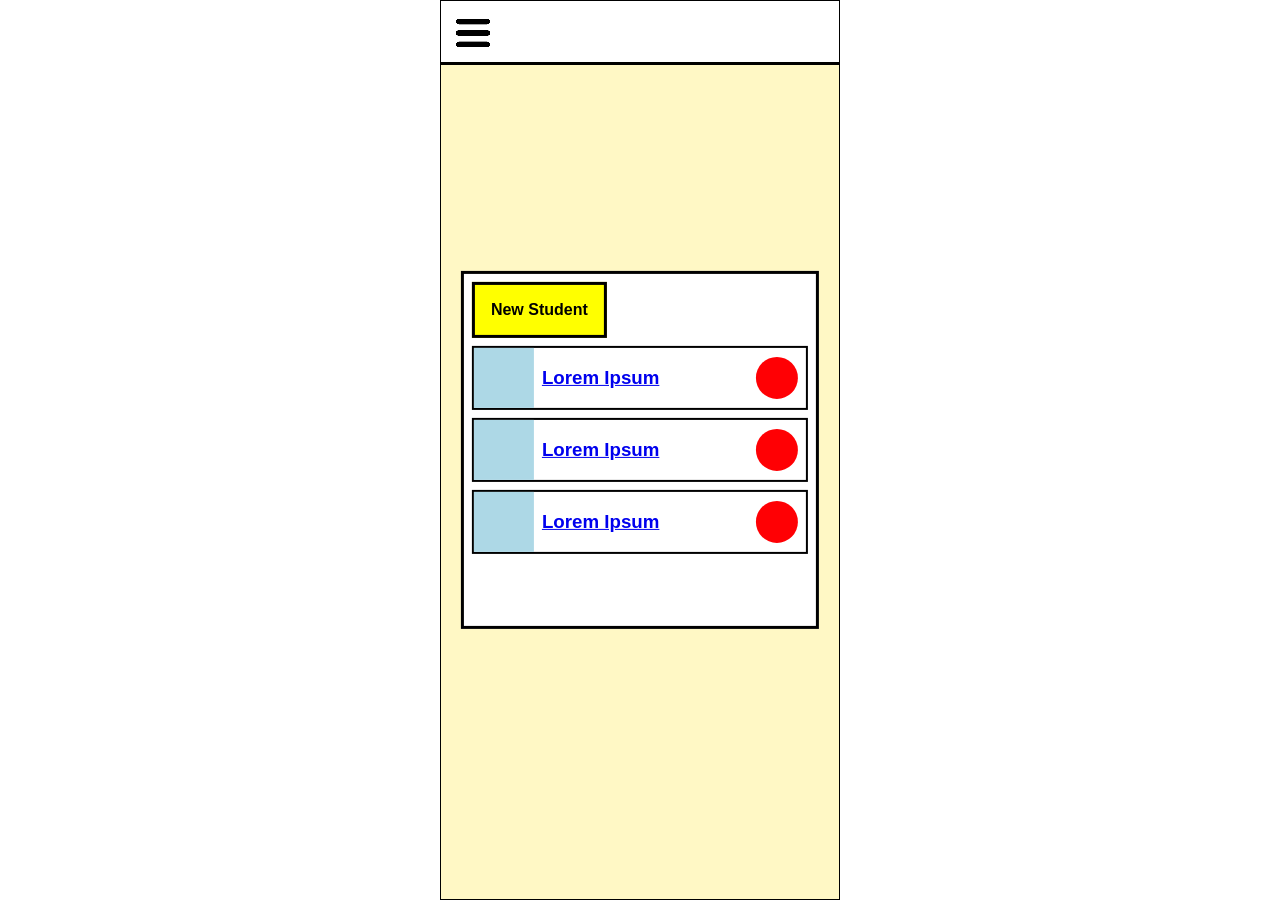
<file: index.html>
<!DOCTYPE html>
<html lang="en">

<head>
	<meta charset="UTF-8">
	<meta name="viewport" content="width=device-width, initial-scale=1.0">
	<title>Edu Platform</title>
	<link rel="stylesheet" href="./style/global.css">
	<link rel="stylesheet" href="./style/index.css">
</head>

<body>
	<main>
		<nav>
			<label for="checkbox">
				<img src="./imgs/dropdown icon.png" alt="">
			</label>
			<input hidden type="checkbox" name="checkbox" id="checkbox">
			<!-- <img class="logo" src="./imgs/logo.png" alt=""> -->
			<aside>
				<ul>
					<li><a href="./index.html">Home</a></li>
					<li><a href="./allCourses.html">All Courses</a></li>
					<li><a href="./myCourses.html">My Courses</a></li>
				</ul>
			</aside>
		</nav>

		<input hidden type="checkbox" name="popUp" id="popUp">

		<div class="pop-up-container">
			<div class="content-container">
				<div class="content border-3">
					<article>
						<label for="popUp" class="btn-close">X</label>
					</article>
					<div class="input-control">
						<label for="name">
							<h3>Name :</h3>
						</label>
						<input type="text" name="name" id="name">
					</div>
					<div class="profil-control">
						<label for="profile">
							<h3>Photo Profile</h3>
						</label>
						<div class="icon-container">
							<img class="icon-profile border-1" src="./imgs/dropdown icon.png" alt="">
							<img class="icon-profile border-1" src="./imgs/dropdown icon.png" alt="">
							<img class="icon-profile border-1" src="./imgs/dropdown icon.png" alt="">
							<img class="icon-profile border-1" src="./imgs/dropdown icon.png" alt="">
							<img class="icon-profile border-1" src="./imgs/dropdown icon.png" alt="">
						</div>
					</div>
					<button class="btn-save">Save</button>
				</div>
			</div>
		</div>
		

		<section class="border-3">
			<label for="popUp">
				<h4 class="btnNewStudent border-3">New Student</h4>
			</label>
			
			<div class="user-container">
				<div class="user-item border-2">
					<div class="user-icon"></div>
					<div class="user-neme">
						<a href="./myCourses.html">
							<h3>Lorem Ipsum</h3>
						</a>
					</div>
					<button class="user-delete"></button>
				</div>
				<div class="user-item border-2">
					<div class="user-icon"></div>
					<div class="user-neme">
						<a href="./myCourses.html">
							<h3>Lorem Ipsum</h3>
						</a>
					</div>
					<button class="user-delete"></button>
				</div>
				<div class="user-item border-2">
					<div class="user-icon"></div>
					<div class="user-neme">
						<a href="./myCourses.html">
							<h3>Lorem Ipsum</h3>
						</a>
					</div>
					<button class="user-delete"></button>
				</div>
			</div>
		</section>

	</main>

</body>

</html>
</file>
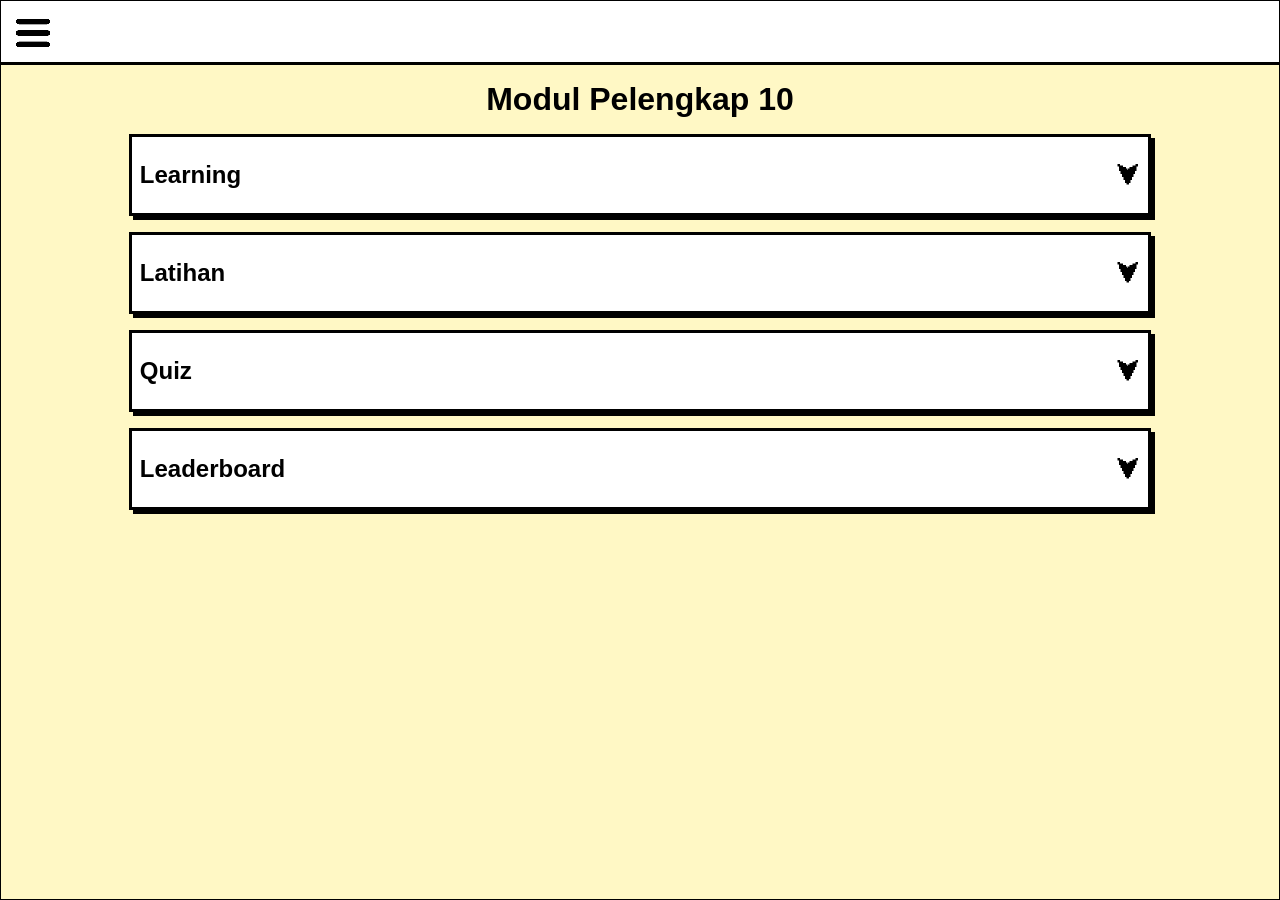
<file: moduls/ModulPelengkap10/index.html>
<!DOCTYPE html>
<html lang="en">

<head>
	<meta charset="UTF-8">
	<meta name="viewport" content="width=device-width, initial-scale=1.0">
	<title>Edu Platform</title>
	<link rel="stylesheet" href="../../style/global.css">
	<link rel="stylesheet" href="./style/index.css">
</head>

<body>
	<main>
		<nav>
			<label for="checkbox">
				<img src="../../imgs/dropdown icon.png" alt="">
			</label>
			<input hidden type="checkbox" name="checkbox" id="checkbox">
			<!-- <img class="logo" src="./imgs/logo.png" alt=""> -->
			<aside>
				<ul>
					<li><a href="../../index.html">Home</a></li>
					<li><a href="../../allCourses.html">All Courses</a></li>
					<li><a href="../../myCourses.html">My Courses</a></li>
				</ul>
			</aside>
		</nav>

		<h1>Modul Pelengkap 10</h1>

		<label class="label" for="learning">
			<section class="border-3 shadow-4 learning">
				<h2>Learning</h2>
				<input hidden type="radio" name="accordion" id="learning">
				<article class="hidenBox">
					<div class="content border-2">
						<h4>Pasanagan Pelengkap 10</h4>
						<a href="./learning/learning1.html">Learning 1</a><br>
					</div>
					<div class="content border-2">
						<h4>Selesaikan Masalah megunakan Pelengkap 10</h4>
						<a href="./learning/learning2.html">Learning 2</a>
					</div>
				</article>
			</section>
		</label>

		<label class="label" for="latihan">
			<section class="border-3 shadow-4 latihan">
				<h2>Latihan</h2>
				<input hidden type="radio" name="accordion" id="latihan">
				<article class="hidenBox">
					<div class="content border-2">
						<h4>Latihan Pasanagan Pelengkap 10</h4>
						<a href="./latihan/latihan1.html">Latihan 1</a>
					</div>
					<div class="content border-2">
						<h4>Latihan Selesaikan Masalah megunakan Pelengkap 10</h4>
						<a href="./latihan/latihan2.html">Latihan 1</a>
					</div>
					<div class="content border-2">
						<h4>Latihan Congak</h4>
						<a href="./latihan/latihan3.html">Latihan 1</a>
					</div>
				</article>
			</section>
		</label>

		<label class="label" for="quiz">
			<section class="border-3 shadow-4 quiz">
				<h2>Quiz</h2>
				<input hidden type="radio" name="accordion" id="quiz">
				<article class="hidenBox">
					<div class="content border-2">
						<h4>Quiz Akhir</h4>
						<a href="./quiz/index.html">Quiz Akhir</a>
					</div>
				</article>
			</section>
		</label>

		<label class="label" for="leaderboard">
			<section class="border-3 shadow-4 leaderboard">
				<h2>Leaderboard</h2>
				<input hidden type="radio" name="accordion" id="leaderboard">
				<article class="hidenBox">
					<div class="content border-2">
						<h4>Leaderboard</h4>
						<a href="./learboard/index.html">Leaderboard</a>
					</div>
				</article>
			</section>
		</label>

	</main>

</body>

</html>
</file>
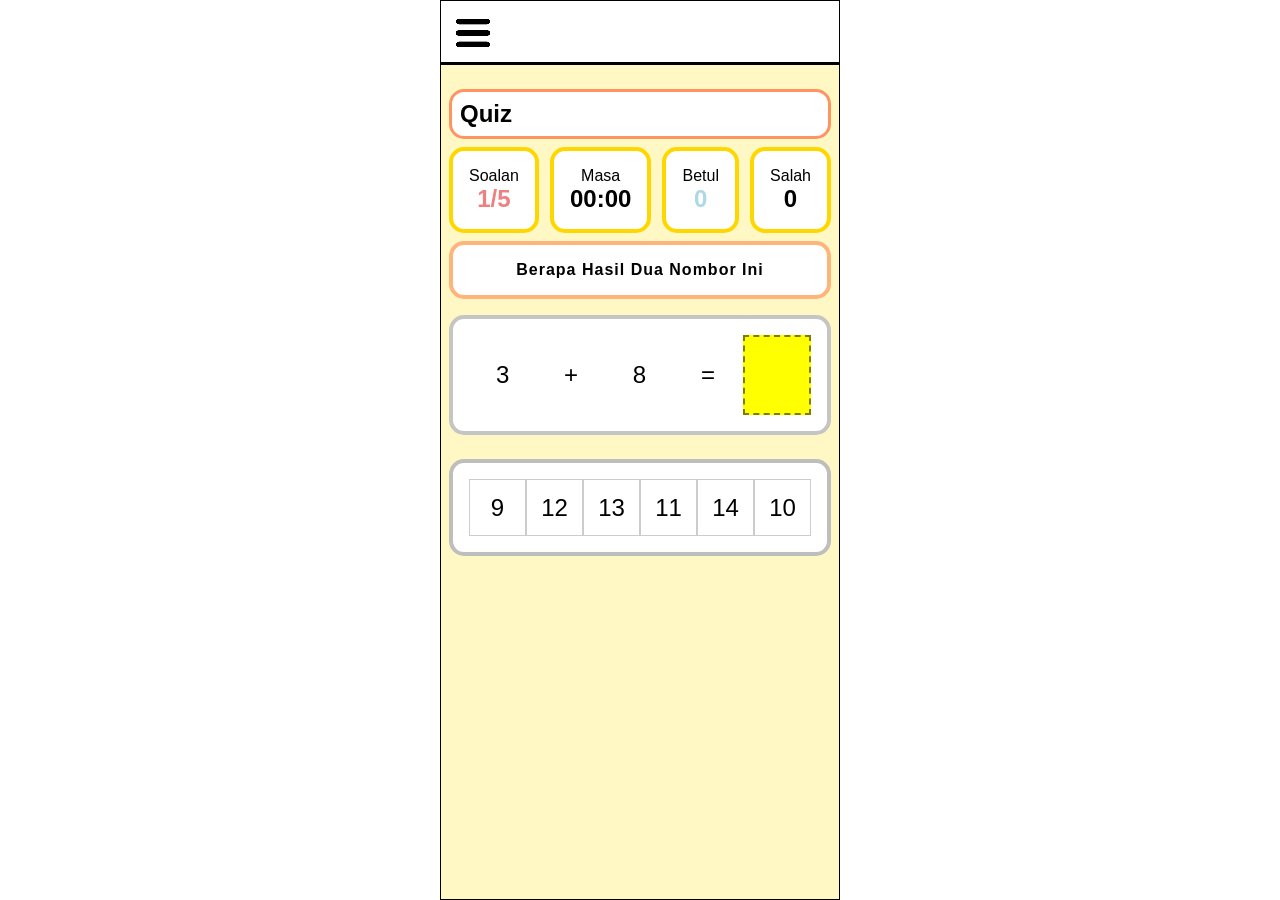
<file: moduls/ModulPelengkap10/quiz/index.html>
<!DOCTYPE html>
<html lang="en">

<head>
	<meta charset="UTF-8">
	<meta name="viewport" content="width=device-width, initial-scale=1.0">
	<title>Edu Platform</title>
	<link rel="stylesheet" href="../../../style/global.css">
	<link rel="stylesheet" href="../style/quiz.css">
</head>

<body>
	<main>
		<nav>
			<label for="checkbox">
				<img src="../../../imgs/dropdown icon.png" alt="">
			</label>
			<input hidden type="checkbox" name="checkbox" id="checkbox">
			<!-- <img class="logo" src="./imgs/logo.png" alt=""> -->
			<aside>
				<ul>
					<li><a href="../../../index.html">Home</a></li>
					<li><a href="../../../allCourses.html">All Courses</a></li>
					<li><a href="../../../myCourses.html">My Courses</a></li>
					<li><a href="../../ModulPelengkap10/index.html">Back</a></li>
				</ul>
			</aside>
		</nav>

		<section>
			<div class="popup-giveup-container" id="pop">
				<div class="popup-giveup-content">
					<center>
						<h2>Keputusan</h2>
					</center>
					<div class="result-container">
						<div class="grid-4">
							<div class="result-box">
								<article>
									<p>Soalan</p>
									<span id="bilQuestion">10</span>
								</article>
							</div>
							<div class="result-box">
								<article>
									<p>Masa</p>
									<span id="masa">10minit</span>
								</article>
							</div>
							<div class="result-box">
								<article>
									<p>Betul</p>
									<span id="betul">10</span>
								</article>
							</div>
							<div class="result-box">
								<article>
									<p>Salah</p>
									<span id="salah">10</span>
								</article>
							</div>
						</div>
						<div class="grid-3">
							<div class="result-box">
								<article>
									<p>Betul</p>
									<span id="ketepatan">20%</span>
								</article>
							</div>
							<div class="result-box">
								<article>
									<p>Salah</p>
									<span id="kadarSalah">80%</span>
								</article>
							</div>
							<div class="result-box">
								<article>
									<p>Masa purata setiap soalan</p>
									<span id="avgTimeQuestion">12 saat</span>
								</article>
							</div>
						</div>
					</div>
					<center class="img">
						<div class="text" id="text"></div>
						<img id="good" style="display: none;" height="30%" src="../imgs/images.jpg" alt="">
						<img id="notbad" style="display: none;" height="200rem"
							src="../imgs/8fa056b2db922feae203e193e9bffcc6.jpg" alt="">
						<img id="bad" style="display: none;" height="200rem" src="../imgs/sinirli-sigma.png"
							alt="">
					</center>
					<div class="result-box overall" id="overallElement">
						<p>Rating: <span id="overall">10</span></p>
					</div>
					<a href="../index.html" class="btn-home" id="back">Back</a>
				</div>
			</div>
			<header>
				<!-- <button id="back" class="btn-back btn"> Back Home</button> -->
				<div class="title">
					<h1>Quiz</h1>
				</div>
				<div class="board">
					<article class="btn btn-soalan">
						<span>
							<center>
								<p>Soalan</p>
								<h2 id="question">1</h2>
							</center>
						</span>
					</article>
					<article class="btn btn-time">
						<span>
							<center>
								<p>Masa</p>
								<h2 id="time">00:00</h2>
							</center>
						</span>
					</article>
					<article class="btn btn-score">
						<span>
							<center>
								<p>Betul</p>
								<h2 id="score">0</h2>
							</center>
						</span>
					</article>
					<article class="btn btn-wrong">
						<span>
							<center>
								<p>Salah</p>
								<h2 id="wrong">0</h2>
							</center>
						</span>
					</article>
				</div>
			</header>
			<main>
				<article class="message-container">
					<article class="message-group">
						<H4 id="textMessage">Berapa Hasil Dua Nombor Ini</H4>
					</article>
				</article>
				<article class="moniter-container">
					<article class="moniter-group">
						<div id="moniter1" class="item">9</div>
						<div class="item">+</div>
						<div id="moniter2" class="item">2</div>
						<div class="item">=</div>
						<div id="hasil" class="item kuning borderDash"></div>
					</article>
				</article>
				<div id="bar"></div>
				<article class="soalan-container">
					<div class="soalan-group">
						<div class="soalan-item">1</div>
						<div class="soalan-item">1</div>
						<div class="soalan-item">1</div>
						<div class="soalan-item">1</div>
						<div class="soalan-item">1</div>
						<div class="soalan-item">1</div>
					</div>
				</article>

				<!-- <article class="btn-container">
					<article class="btn-group">
						<button id="GiveUp">Give Up!</button>
					</article>
				</article> -->
			</main>
			<footer>

			</footer>
		</section>

	</main>

	<script src="../script/quiz.js"></script>

</body>

</html>
</file>
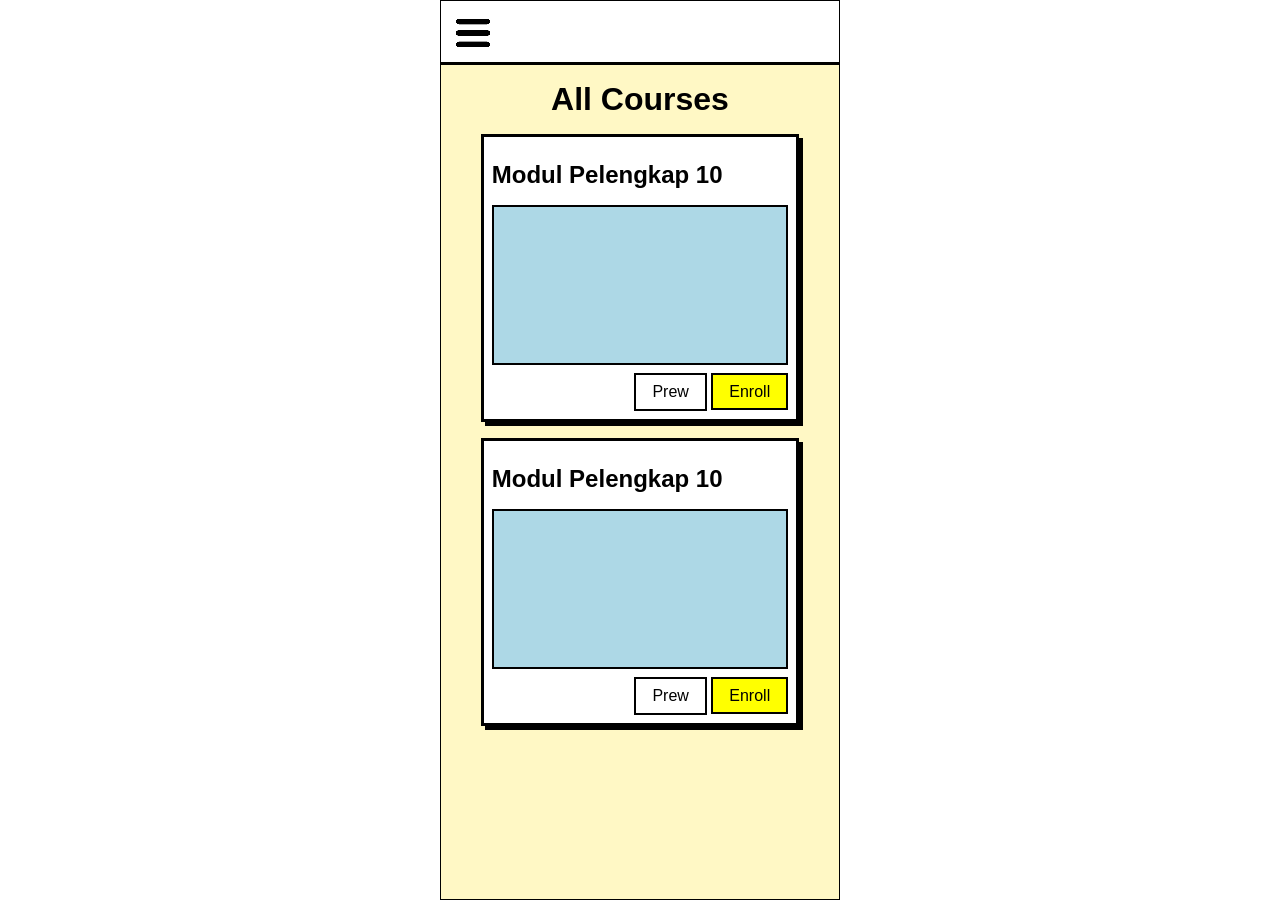
<file: AllCourses.html>
<!DOCTYPE html>
<html lang="en">
<head>
	<meta charset="UTF-8">
	<meta name="viewport" content="width=device-width, initial-scale=1.0">
	<title>Edu Platform</title>
	<link rel="stylesheet" href="./style/global.css">
	<link rel="stylesheet" href="./style/allCourses.css">
</head>
<body>
	<main>
		<nav>
			<label for="checkbox">
				<img src="./imgs/dropdown icon.png" alt="">
			</label>
			<input hidden type="checkbox" name="checkbox" id="checkbox">
			<!-- <img class="logo" src="./imgs/logo.png" alt=""> -->
			<aside>
				<ul>
					<li><a href="./index.html">Home</a></li>
					<li><a href="./allCourses.html">All Courses</a></li>
					<li><a href="./myCourses.html">My Courses</a></li>
				</ul>
			</aside>
		</nav>
		
		<h1>All Courses</h1>

		<section class="border-3 shadow-4">
			<h2>Modul Pelengkap 10</h2>
			<div class="img border-2">

			</div>
			<div class="btn-container">
				<button class="btn-prew border-2">Prew</button>
				<a href="./myCourses.html" class="btn-enroll border-2">Enroll</a>
			</div>
		</section>

		<section class="border-3 shadow-4">
			<h2>Modul Pelengkap 10</h2>
			<div class="img border-2">
		
			</div>
			<div class="btn-container">
				<button class="btn-prew border-2">Prew</button>
				<a href="./myCourses.html" class="btn-enroll border-2">Enroll</a>
			</div>
		</section>
	</main>
</body>
</html>
</file>
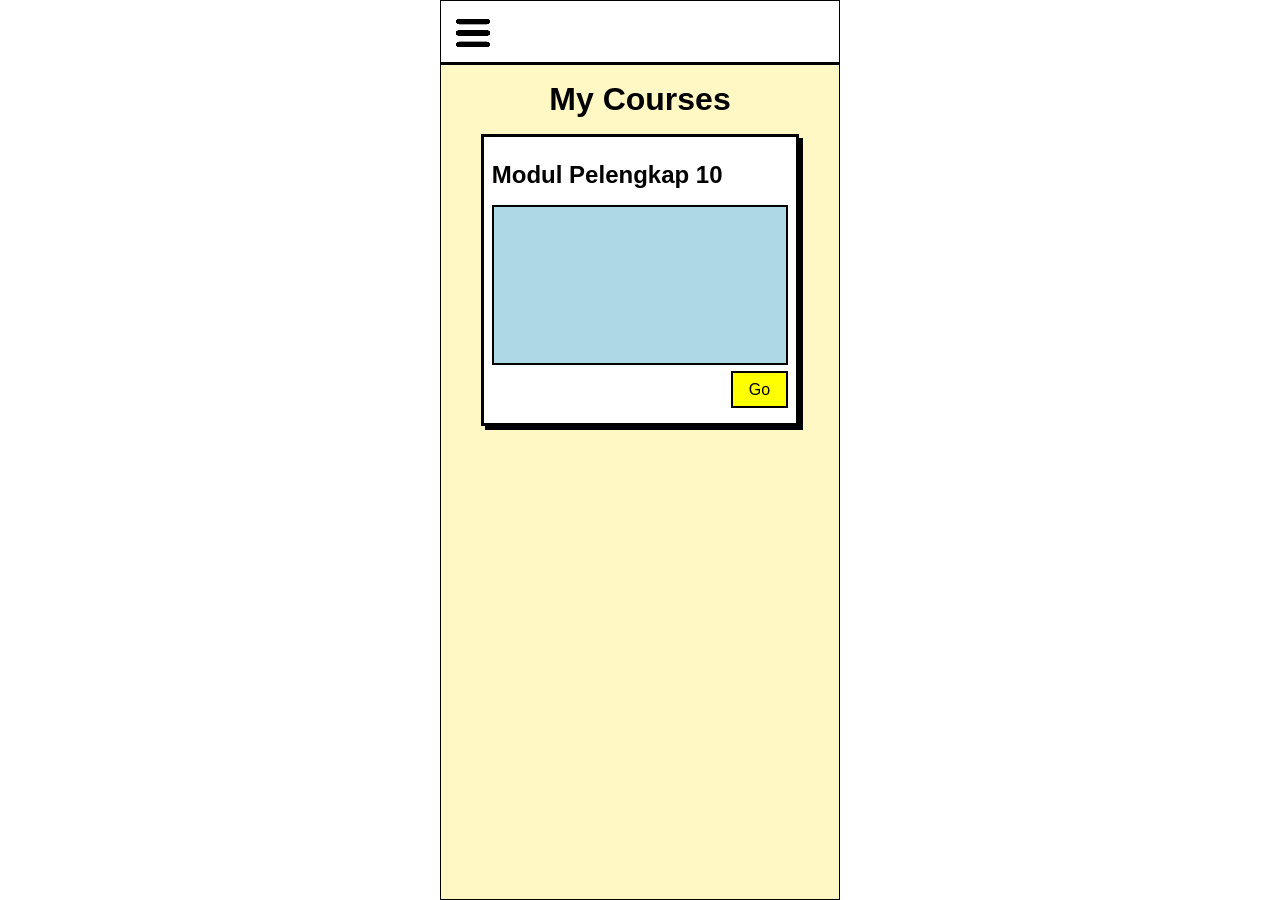
<file: MyCourses.html>
<!DOCTYPE html>
<html lang="en">

<head>
	<meta charset="UTF-8">
	<meta name="viewport" content="width=device-width, initial-scale=1.0">
	<title>Edu Platform</title>
	<link rel="stylesheet" href="./style/global.css">
	<link rel="stylesheet" href="./style/myCourses.css">
</head>

<body>
	<main>
		<nav>
			<label for="checkbox">
				<img src="./imgs/dropdown icon.png" alt="">
			</label>
			<input hidden type="checkbox" name="checkbox" id="checkbox">
			<!-- <img class="logo" src="./imgs/logo.png" alt=""> -->
			<aside>
				<ul>
					<li><a href="./index.html">Home</a></li>
					<li><a href="./allCourses.html">All Courses</a></li>
					<li><a href="./myCourses.html">My Courses</a></li>
				</ul>
			</aside>
		</nav>

		<h1>My Courses</h1>

		<section class="border-3 shadow-4">
			<h2>Modul Pelengkap 10</h2>
			<div class="img border-2">
		
			</div>
			<div class="btn-container">
				<a href="./moduls/ModulPelengkap10/index.html" class="btn-enroll border-2">Go</a>
			</div>
		</section>
	

	</main>
</body>

</html>
</file>
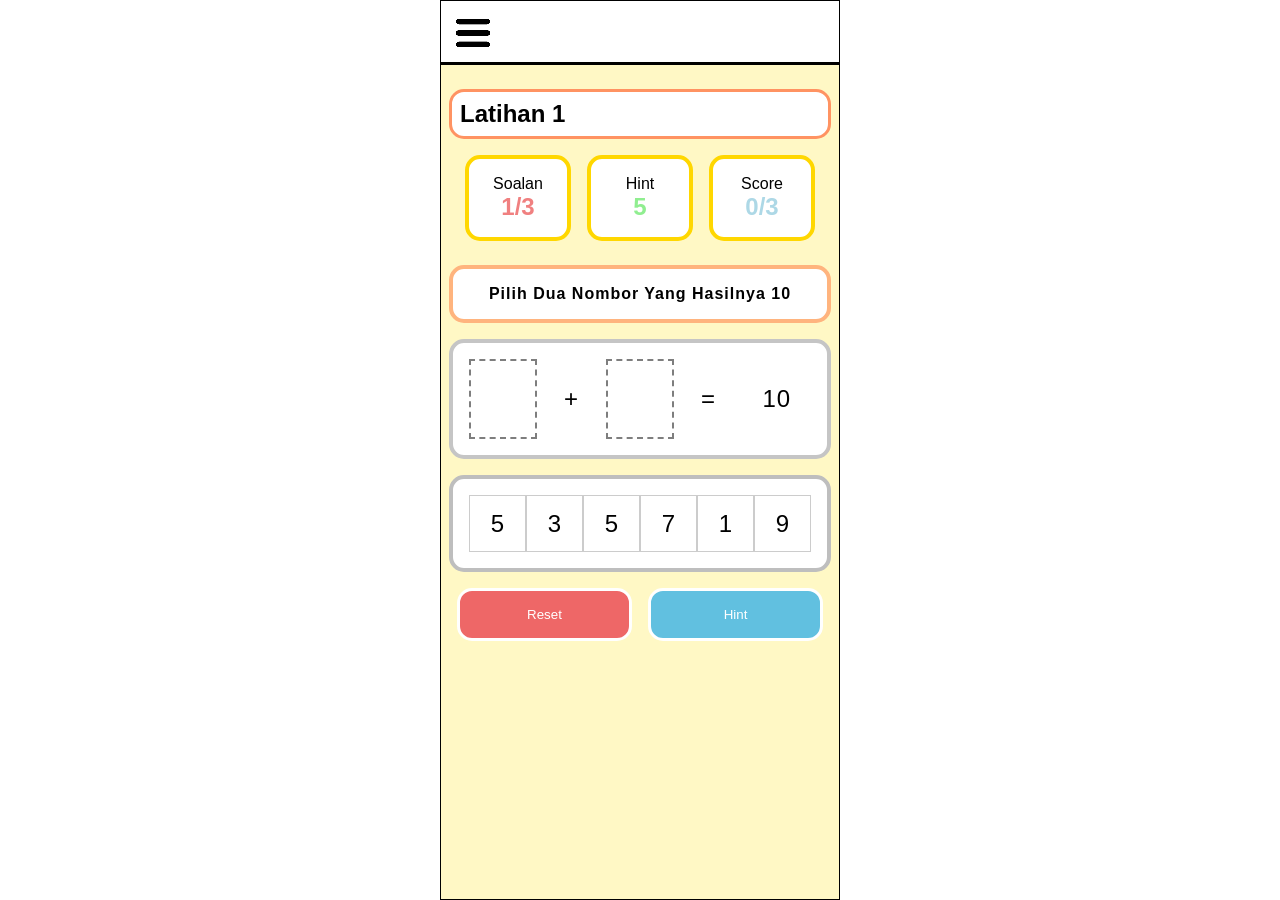
<file: moduls/ModulPelengkap10/latihan/latihan1.html>
<!DOCTYPE html>
<html lang="en">

<head>
	<meta charset="UTF-8">
	<meta name="viewport" content="width=device-width, initial-scale=1.0">
	<title>Edu Platform</title>
	<link rel="stylesheet" href="../../../style/global.css">
	<link rel="stylesheet" href="../style/latihan1.css">
</head>

<body>
	<main>
		<nav>
			<label for="checkbox">
				<img src="../../../imgs/dropdown icon.png" alt="">
			</label>
			<input hidden type="checkbox" name="checkbox" id="checkbox">
			<!-- <img class="logo" src="./imgs/logo.png" alt=""> -->
			<aside>
				<ul>
					<li><a href="../../../index.html">Home</a></li>
					<li><a href="../../../allCourses.html">All Courses</a></li>
					<li><a href="../../../myCourses.html">My Courses</a></li>
					<li><a href="../../ModulPelengkap10/index.html">Back</a></li>
				</ul>
			</aside>
		</nav>

		<section>
			<div class="popUpContainer" id="popUpContainer">
				<div class="popUpCard">
					<h2>Next Game</h2>
					<!-- <button id="back">Back</button> -->
					<!-- <button id="ulang">Ulang</button> -->
					<!-- <button id="next">Next</button> -->
				</div>
			</div>
			<div class="popUpContainer2">
				<div class="popUpCard">
					<h2>Tamat</h2>
					<a href="../../ModulPelengkap10/index.html" id="home">Back</a>
				</div>
			</div>
			<header>
				<!-- <button id="home" class="btn-back btn"> Back Home</button> -->
				<div class="title">
					<h1>Latihan 1</h1>
				</div>
				<div class="board">
					<article class="btn btn-soalan">
						<span>
							<center>
								<p>Soalan</p>
								<h2 id="lavel">1/5</h2>
							</center>
						</span>
					</article>
					<article class="btn btn-hint">
						<span>
							<center>
								<p>Hint</p>
								<h2 id="hintCount">5</h2>
							</center>
						</span>
					</article>
					<article class="btn btn-score">
						<span>
							<center>
								<p>Score</p>
								<h2 id="score">0/3</h2>
							</center>
						</span>
					</article>
				</div>

			</header>
			<main>
				<article class="message-container">
					<article class="message-group">
						<H4 id="textMessage">Pilih Dua Nombor Yang Hasilnya 10</H4>
					</article>
				</article>
				<article class="moniter-container">
					<article class="moniter-group">
						<div id="moniter1" class="item borderDash"></div>
						<div class="item">+</div>
						<div id="moniter2" class="item borderDash"></div>
						<div class="item">=</div>
						<div class="item">10</div>
					</article>
				</article>
				<article class="soalan-container">
					<div class="soalan-group">
						<div data-id="0" class="soalan-item">
							<span class="number">1</span>
							<!-- <span class="symbol">+</span> -->
						</div>
						<div data-id="1" class="soalan-item">
							<span class="number">1</span>
							<!-- <span class="symbol">+</span> -->
						</div>
						<div data-id="2" class="soalan-item">
							<span class="number">1</span>
							<!-- <span class="symbol">+</span> -->
						</div>
						<div data-id="3" class="soalan-item">
							<span class="number">1</span>
							<!-- <span class="symbol">+</span> -->
						</div>
						<div data-id="4" class="soalan-item">
							<span class="number">1</span>
							<!-- <span class="symbol">+</span> -->
						</div>
						<div data-id="5" class="soalan-item">
							<span class="number">1</span>
							<!-- <span class="symbol">+</span> -->
						</div>
					</div>
				</article>

				<article class="btn-container">
					<article class="btn-group">
						<button id="reset">Reset</button>
						<button id="hint">Hint</button>
						<!-- <button id="semak">Semak</button> -->
					</article>
				</article>
			</main>
			<footer>

			</footer>
		</section>

	</main>
	<script src="../script/latihan1.js"></script>
</body>

</html>
</file>
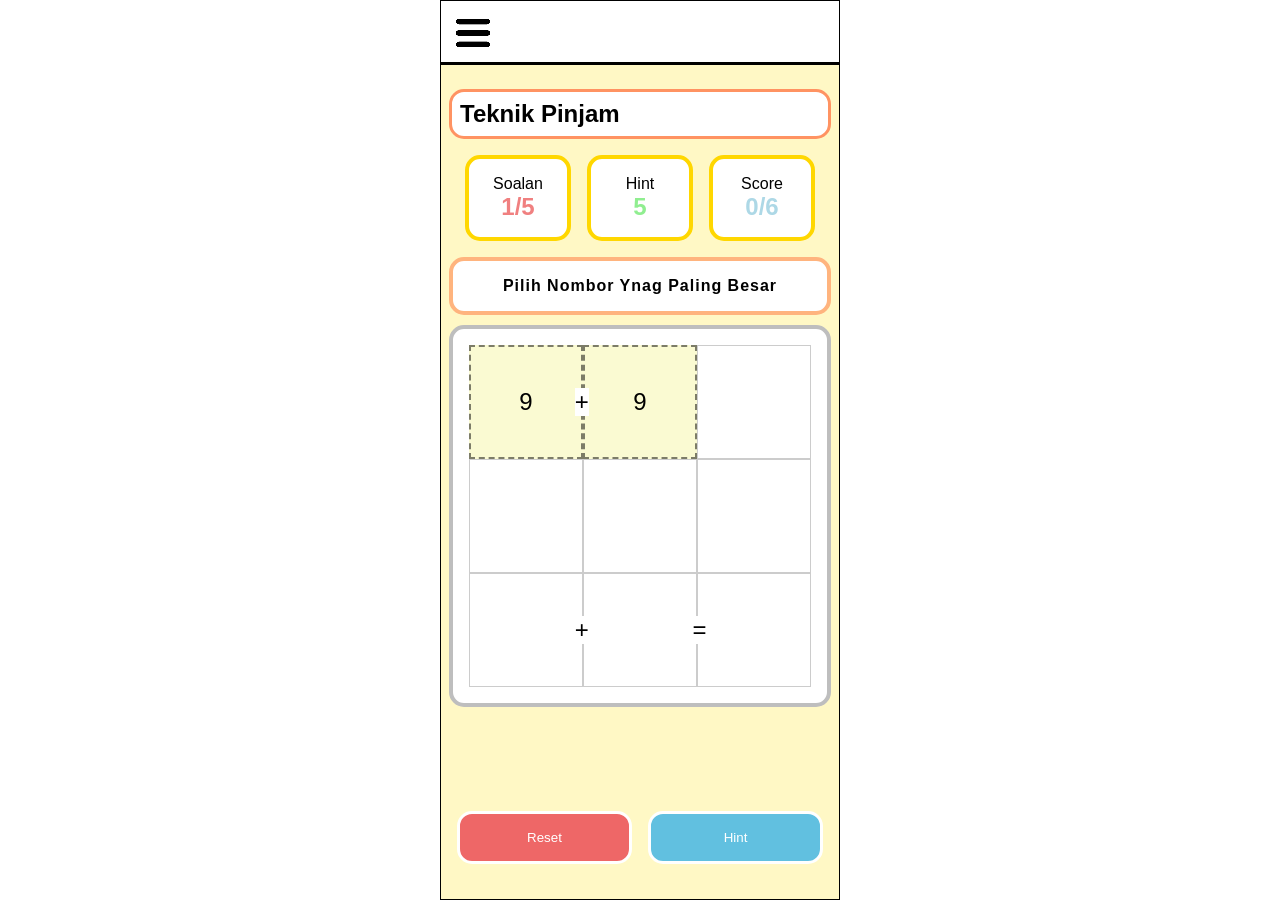
<file: moduls/ModulPelengkap10/latihan/latihan2.html>
<!DOCTYPE html>
<html lang="en">

<head>
	<meta charset="UTF-8">
	<meta name="viewport" content="width=device-width, initial-scale=1.0">
	<title>Edu Platform</title>
	<link rel="stylesheet" href="../../../style/global.css">
	<link rel="stylesheet" href="../style/latihan2.css">
</head>

<body>
	<main>
		<nav>
			<label for="checkbox">
				<img src="../../../imgs/dropdown icon.png" alt="">
			</label>
			<input hidden type="checkbox" name="checkbox" id="checkbox">
			<!-- <img class="logo" src="./imgs/logo.png" alt=""> -->
			<aside>
				<ul>
					<li><a href="../../../index.html">Home</a></li>
					<li><a href="../../../allCourses.html">All Courses</a></li>
					<li><a href="../../../myCourses.html">My Courses</a></li>
					<li><a href="../../ModulPelengkap10/index.html">Back</a></li>
				</ul>
			</aside>
		</nav>

		<section>
			<div class="popUpContainer" id="popUpContainer">
				<div class="popUpCard">
					<h2>Next Game</h2>
					<!-- <button id="back">Back</button> -->
					<!-- <button id="ulang">Ulang</button> -->
					<!-- <button id="next">Next</button> -->
				</div>
			</div>
			<div class="popUpContainer2">
				<div class="popUpCard">
					<h2>Tamat</h2>
					<a href="../../ModulPelengkap10/index.html" id="home">Back</a>
				</div>
			</div>
			<header>
				<!-- <button id="home" class="btn-back btn">< Back Home</button> -->
						<div class="title">
							<h1>Teknik Pinjam</h1>
						</div>
						<div class="board">
							<article class="btn btn-soalan">
								<span>
									<center>
										<p>Soalan</p>
										<h2 id="lavel">1/5</h2>
									</center>
								</span>
							</article>
							<article class="btn btn-hint">
								<span>
									<center>
										<p>Hint</p>
										<h2 id="hintCount">5</h2>
									</center>
								</span>
							</article>
							<article class="btn btn-score">
								<span>
									<center>
										<p>Score</p>
										<h2 id="score">0/3</h2>
									</center>
								</span>
							</article>
						</div>

			</header>
			<main>
				<article class="message-container">
					<article class="message-group">
						<H4 id="textMessage">Lorem ipsum dolor sit amet, consectetur adipisicing elit. Deleniti,
							repellat!
						</H4>
					</article>
				</article>
				<article class="soalan-container">
					<div class="soalan-group">
						<p data-id="0" class="soalan-item boxSoalan"></p>
						<p data-id="1" class="soalan-item boxSoalan"></p>

						<p class="soalan-item">
							<span id="tandaa">&plus;</span>
						</p>
						<p class="soalan-item boxAction"></p>
						<p class="soalan-item boxAction"></p>
						<p class="soalan-item"></p>
						<p class="soalan-item boxSumAction"></p>
						<p class="soalan-item boxSumAction">
						</p>
						<p class="soalan-item boxSum">
							<span id="text"></span>
							<span id="tandaa">&plus;</span>
							<span id="tanda">=</span>
						</p>
					</div>
				</article>
				<div class="choise-container">
					<div class="choise-group">
						<div class="choise-item ">
						</div>
						<div class="choise-item ">
						</div>
						<div class="choise-item ">
						</div>
						<div class="choise-item ">
						</div>
						<div class="choise-item ">
						</div>
						<div class="choise-item ">
						</div>
					</div>
				</div>
				<article class="btn-container">
					<article class="btn-group">
						<button id="reset">Reset</button>
						<button id="hint">Hint</button>
						<!-- <button id="semak">Semak</button> -->
					</article>
				</article>
			</main>
			<footer>

			</footer>
		</section>
	</main>

	<script src="../script/latihan2.js"></script>

</body>

</html>
</file>
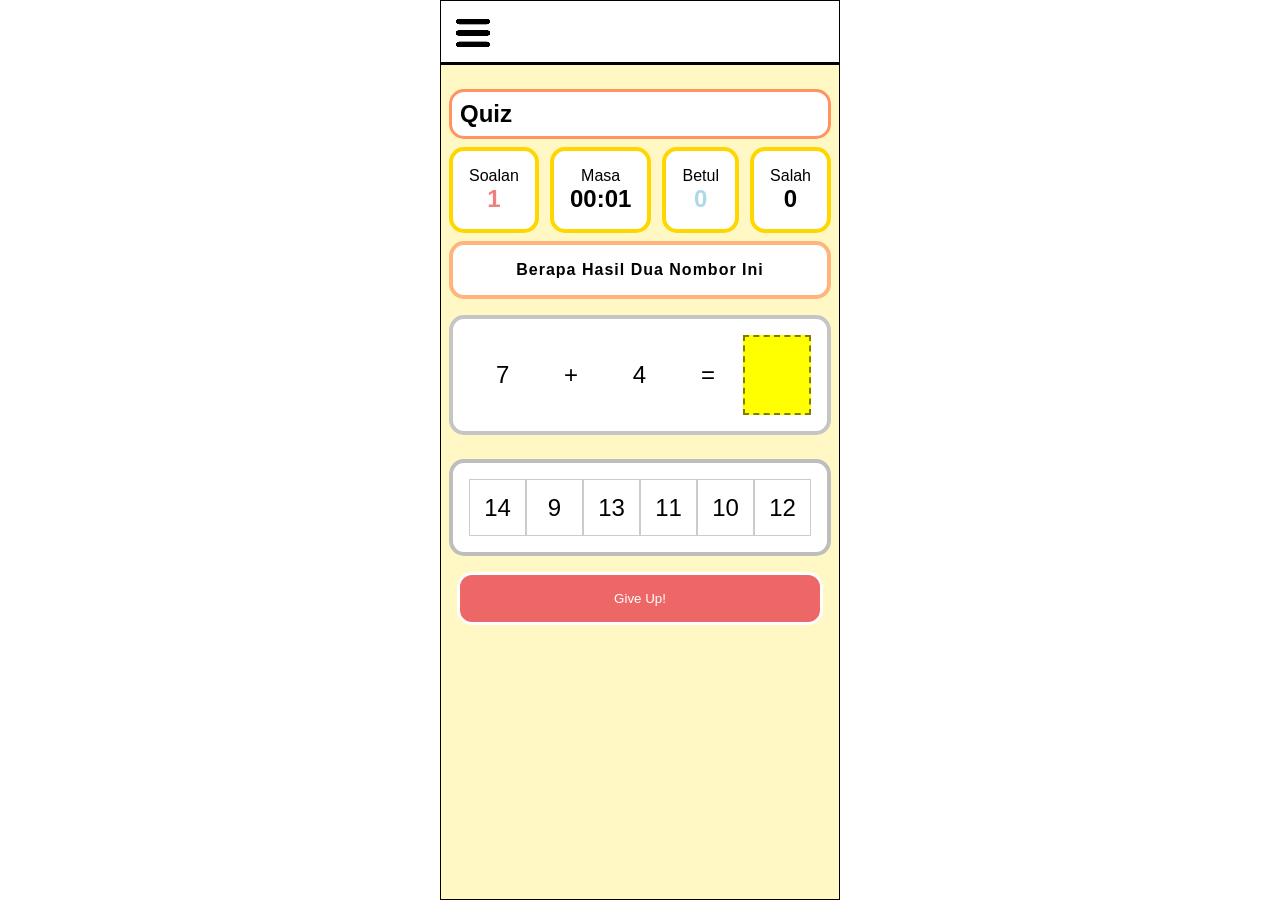
<file: moduls/ModulPelengkap10/latihan/latihan3.html>
<!DOCTYPE html>
<html lang="en">

<head>
	<meta charset="UTF-8">
	<meta name="viewport" content="width=device-width, initial-scale=1.0">
	<title>Edu Platform</title>
	<link rel="stylesheet" href="../../../style/global.css">
	<link rel="stylesheet" href="../style/latihan3.css">
</head>

<body>
	<main>
		<nav>
			<label for="checkbox">
				<img src="../../../imgs/dropdown icon.png" alt="">
			</label>
			<input hidden type="checkbox" name="checkbox" id="checkbox">
			<!-- <img class="logo" src="./imgs/logo.png" alt=""> -->
			<aside>
				<ul>
					<li><a href="../../../index.html">Home</a></li>
					<li><a href="../../../allCourses.html">All Courses</a></li>
					<li><a href="../../../myCourses.html">My Courses</a></li>
					<li><a href="../../ModulPelengkap10/index.html">Back</a></li>
				</ul>
			</aside>
		</nav>

		<section>
			<div class="popup-giveup-container" id="pop">
				<div class="popup-giveup-content">
					<center>
						<h2>Keputusan</h2>
					</center>
					<div class="result-container">
						<div class="grid-4">
							<div class="result-box">
								<article>
									<p>Soalan</p>
									<span id="bilQuestion">10</span>
								</article>
							</div>
							<div class="result-box">
								<article>
									<p>Masa</p>
									<span id="masa">10minit</span>
								</article>
							</div>
							<div class="result-box">
								<article>
									<p>Betul</p>
									<span id="betul">10</span>
								</article>
							</div>
							<div class="result-box">
								<article>
									<p>Salah</p>
									<span id="salah">10</span>
								</article>
							</div>
						</div>
						<div class="grid-3">
							<div class="result-box">
								<article>
									<p>Betul</p>
									<span id="ketepatan">20%</span>
								</article>
							</div>
							<div class="result-box">
								<article>
									<p>Salah</p>
									<span id="kadarSalah">80%</span>
								</article>
							</div>
							<div class="result-box">
								<article>
									<p>Masa purata setiap soalan</p>
									<span id="avgTimeQuestion">12 saat</span>
								</article>
							</div>
						</div>
					</div>
					<center class="img">
						<div class="text" id="text"></div>
						<img id="good" style="display: none;" height="30%" src="../imgs/images.jpg" alt="">
						<img id="notbad" style="display: none;" height="200rem"
							src="../imgs/8fa056b2db922feae203e193e9bffcc6.jpg" alt="">
						<img id="bad" style="display: none;" height="200rem" src="../imgs/sinirli-sigma.png" alt="">
					</center>
					<div class="result-box overall" id="overallElement">
						<p>Rating: <span id="overall">10</span></p>
					</div>
					<a href="../index.html" class="btn-home" id="back">Back</a>
				</div>
			</div>
			<header>
				<!-- <button id="back" class="btn-back btn"> Back Home</button> -->
				<div class="title">
					<h1>Quiz</h1>
				</div>
				<div class="board">
					<article class="btn btn-soalan">
						<span>
							<center>
								<p>Soalan</p>
								<h2 id="question">1</h2>
							</center>
						</span>
					</article>
					<article class="btn btn-time">
						<span>
							<center>
								<p>Masa</p>
								<h2 id="time">00:00</h2>
							</center>
						</span>
					</article>
					<article class="btn btn-score">
						<span>
							<center>
								<p>Betul</p>
								<h2 id="score">0</h2>
							</center>
						</span>
					</article>
					<article class="btn btn-wrong">
						<span>
							<center>
								<p>Salah</p>
								<h2 id="wrong">0</h2>
							</center>
						</span>
					</article>
				</div>
			</header>
			<main>
				<article class="message-container">
					<article class="message-group">
						<H4 id="textMessage">Berapa Hasil Dua Nombor Ini</H4>
					</article>
				</article>
				<article class="moniter-container">
					<article class="moniter-group">
						<div id="moniter1" class="item">9</div>
						<div class="item">+</div>
						<div id="moniter2" class="item">2</div>
						<div class="item">=</div>
						<div id="hasil" class="item kuning borderDash"></div>
					</article>
				</article>
				<div id="bar"></div>
				<article class="soalan-container">
					<div class="soalan-group">
						<div class="soalan-item">1</div>
						<div class="soalan-item">1</div>
						<div class="soalan-item">1</div>
						<div class="soalan-item">1</div>
						<div class="soalan-item">1</div>
						<div class="soalan-item">1</div>
					</div>
				</article>

				<article class="btn-container">
					<article class="btn-group">
						<button id="GiveUp">Give Up!</button>
					</article>
				</article>
			</main>
			<footer>

			</footer>
		</section>

	</main>

	<script src="../script/latihan3.js"></script>

</body>

</html>
</file>
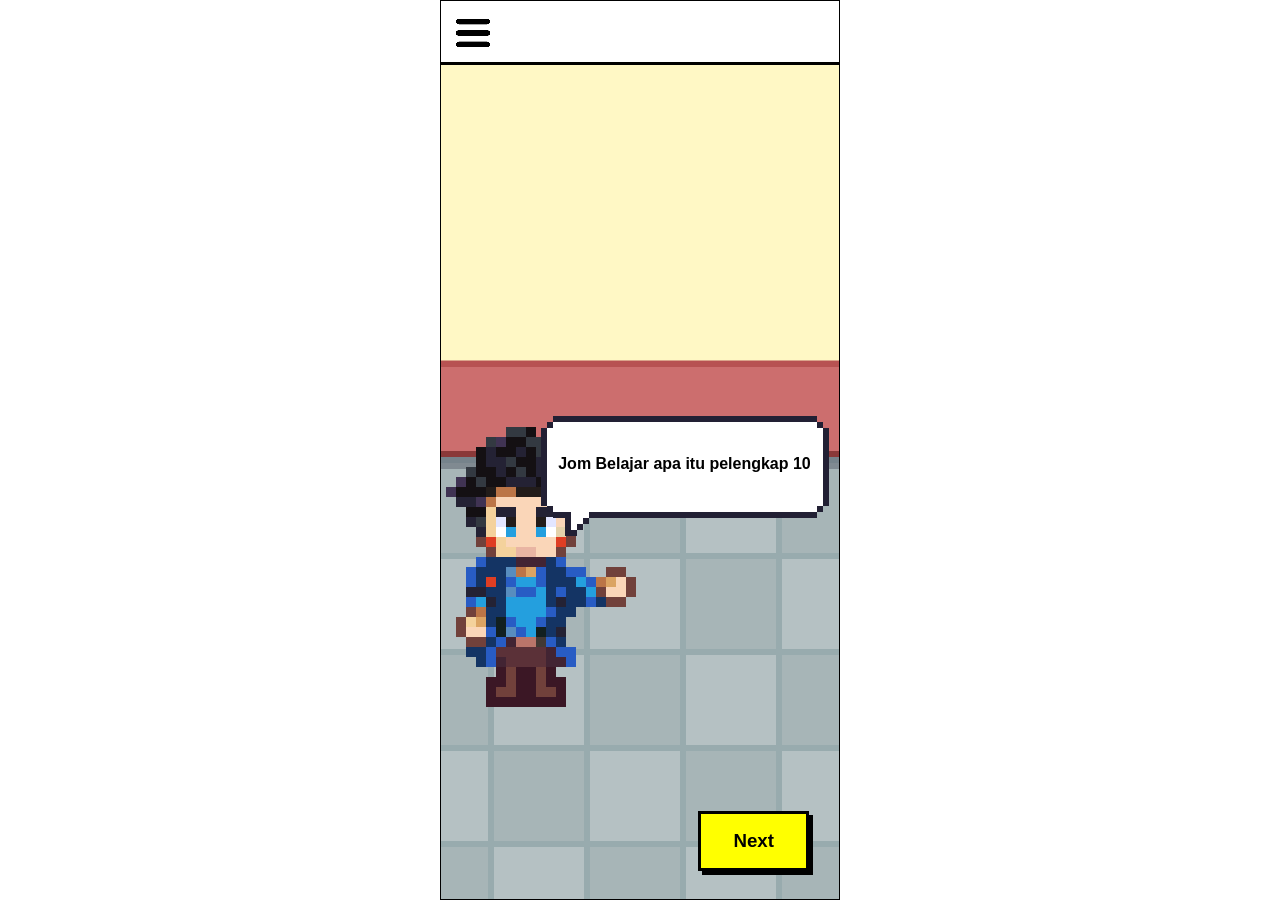
<file: moduls/ModulPelengkap10/learning/learning1.html>
<!DOCTYPE html>
<html lang="en">

<head>
	<meta charset="UTF-8">
	<meta name="viewport" content="width=device-width, initial-scale=1.0">
	<title>Document</title>
	<link rel="stylesheet" href="../../../style/global.css">
	<link rel="stylesheet" href="../style/learning1.css">
</head>

<body>
	<main>
		<nav>
			<label for="checkbox">
				<img src="../../../imgs/dropdown icon.png" alt="">
			</label>
			<input hidden type="checkbox" name="checkbox" id="checkbox">
			<!-- <img class="logo" src="./imgs/logo.png" alt=""> -->
			<aside>
				<ul>
					<li><a href="../../../index.html">Home</a></li>
					<li><a href="../../../allCourses.html">All Courses</a></li>
					<li><a href="../../../myCourses.html">My Courses</a></li>
				</ul>
			</aside>
		</nav>
		<div class="content">

			<div class="board hidden">
				<div class="text">
					<img src="../imgs/board.png" alt="">
					<div class="row">
						<div class="roww">
							<div class="satu"></div>
							<div class="dua"></div>
							<div class="tiga">+</div>
							<div class="empat"></div>
							<div class="lima"></div>
							<div class="enam">=</div>
							<div class="tujuh"></div>
							<div class="lapan"></div>

							<div class="sembilan">2</div>
							<div class="sebelas">+</div>
							<div class="duaBelas">3</div>
							<div class="empatBelas">=</div>
							<div class="limeBelas">3</div>
						</div>
					</div>
				</div>
			</div>

			<div class="board2 hidden">
				<div class="text">
					<img src="../imgs/board.png" alt="">
					<div class="row">
						<span></span>
						<!-- <h1>1</h1> -->
						<h1>+</h1>
						<span></span>
						<!-- <h1>1</h1> -->
						<h1>=</h1>
						<h1>10</h1>
					</div>
				</div>
			</div>
			
			<div class="board3 hidden">
				<div class="text">
					<img src="../imgs/board.png" alt="">
					<div class="row">
						<h1 class="SATU">9</h1>
						<h1>dan</h1>
						<h1 class="DUA">1</h1>
					</div>
				</div>
			</div>

			<img class="char" src="../imgs/ch1.png" alt="">
			<img class="lantai" src="../imgs/StreetBattle.png" alt="">

			<div class="dialog">
				<div class="text">
					<img src="../imgs/dialog.png" alt="">
					<h4>Jom Belajar apa itu pelengkap 10</h4>
				</div>
			</div>

			<button id="btnNext" class="btn-next border-3 shadow-4">
				<h3>Next</h3>
			</button>

		</div>

	</main>
	<script src="../script/learning1.js"></script>
</body>

</html>
</file>
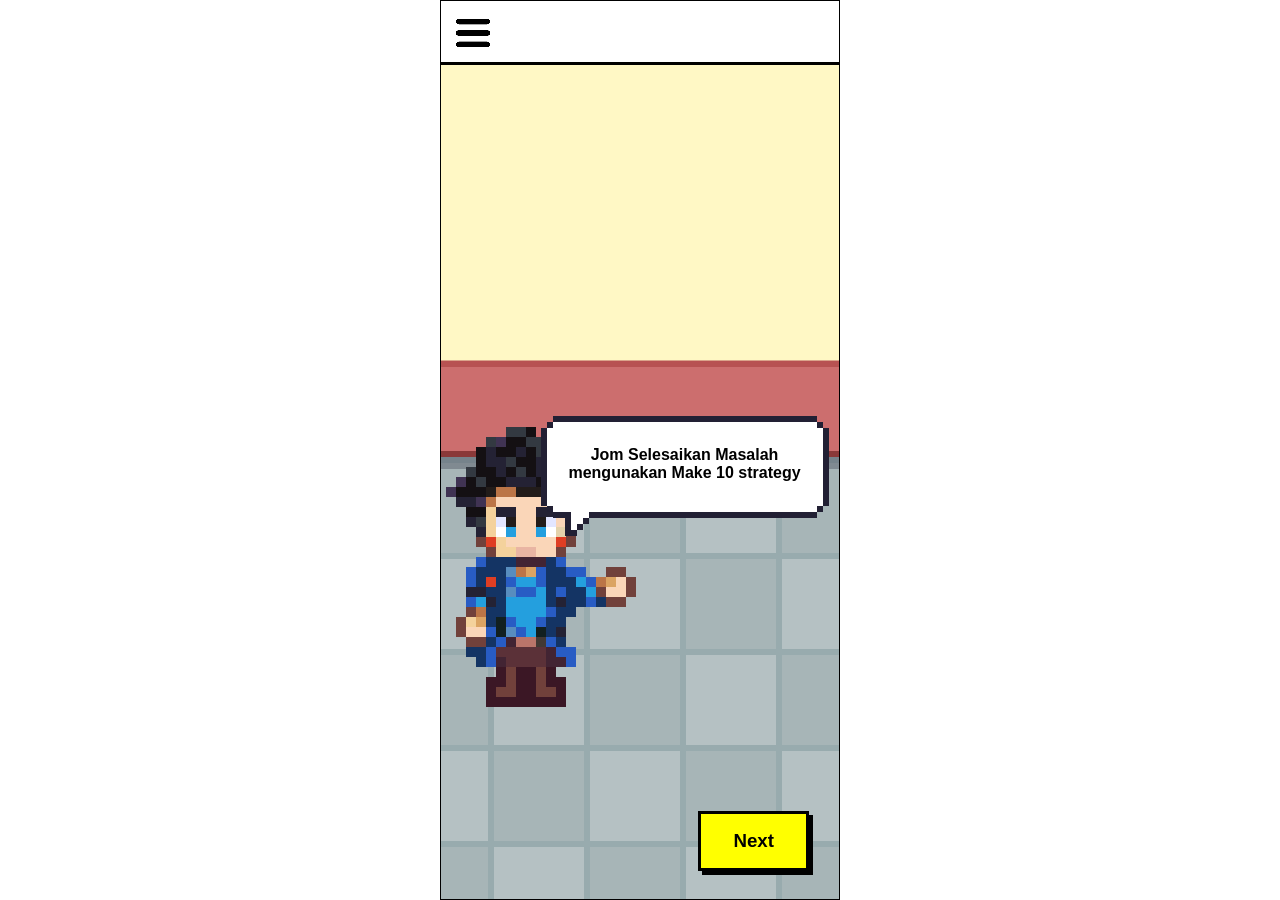
<file: moduls/ModulPelengkap10/learning/learning2.html>
<!DOCTYPE html>
<html lang="en">

<head>
	<meta charset="UTF-8">
	<meta name="viewport" content="width=device-width, initial-scale=1.0">
	<title>Document</title>
	<link rel="stylesheet" href="../../../style/global.css">
	<link rel="stylesheet" href="../style/learning2.css">
</head>

<body>
	<main>
		<nav>
			<label for="checkbox">
				<img src="../../../imgs/dropdown icon.png" alt="">
			</label>
			<input hidden type="checkbox" name="checkbox" id="checkbox">
			<!-- <img class="logo" src="./imgs/logo.png" alt=""> -->
			<aside>
				<ul>
					<li><a href="../../../index.html">Home</a></li>
					<li><a href="../../../allCourses.html">All Courses</a></li>
					<li><a href="../../../myCourses.html">My Courses</a></li>
				</ul>
			</aside>
		</nav>
		<div class="content">

			<div class="board hidden">
				<div class="text">
					<img src="../imgs/board.png" alt="">
					<div class="row">
						<div class="roww">
							<div class="box box1">
								<h2>9</h2>
								<div class="boxapple">
									<div class="apple"></div>
									<div class="apple"></div>
									<div class="apple"></div>
									<div class="apple"></div>
									<div class="apple"></div>
									<div class="apple"></div>
									<div class="apple"></div>
									<div class="apple"></div>
									<div class="apple"></div>
								</div>
							</div>
							<h1>+</h1>
							<div class="box box2">
								<h2>2</h2>
								<div class="boxapple">
									<div class="apple"></div>
									<div class="apple"></div>

								</div>
							</div>
						</div>
					</div>
				</div>
			</div>

			<img class="char" src="../imgs/ch1.png" alt="">
			<img class="lantai" src="../imgs/StreetBattle.png" alt="">

			<div class="dialog">
				<div class="text">
					<img src="../imgs/dialog.png" alt="">
					<h4>Jom Selesaikan Masalah mengunakan Make 10 strategy</h4>
				</div>
			</div>

			<button id="btnNext" class="btn-next border-3 shadow-4">
				<h3>Next</h3>
			</button>

		</div>

	</main>
	<script src="../script/learning2.js"></script>
</body>

</html>
</file>
<file: style/global.css>
* {
	padding: 0;
	margin: 0;
	box-sizing: border-box;
}

:root {
	--background: #FFF8C5;
	--yellow: #FFFF00;
	--green: #51FF00;
	--soft-green: #77F7AE;
	--red: #FF0004;
}

html{
	image-rendering: pixelated;
}

body {
	font-family: Arial, Helvetica, sans-serif;
}

ul {
	list-style: none;
}
.border-3 {
	border: 3px solid black !important;
}

.border-1 {
	border: 1px solid black !important;
}

.border-2 {
	border: 2px solid black !important;
}
.shadow-4 {
	box-shadow: 4px 4px 0 0 !important;
}
.shadow-5{
	box-shadow: 5px 5px 0 0 !important;
}
body > main {
	margin: 0 auto;
	background: var(--background);
	height: 100vh;
	width: 400px;
	position: relative;
	border: 1px solid black;
	overflow: hidden;
}

nav {
	position: relative;
	height: 4rem;
	background-color: #fff;
	border-bottom: 3px solid black;
}

.logo {
	filter: brightness(0);
	height: 4rem;
	position: absolute;
	top: 50%;
	left: 50%;
	transform: translate(-50%, -50%);
}

nav>label>img {
	height: 4rem;
}

main>nav>aside {
	height: calc(100vh - 4rem);
	width: 100%;
	background-color: white;
	position: absolute;
	top: 100%;
	transition: all 0.5s ease;
	transform: translateX(-100%);
	z-index: 100;
}

#checkbox:checked~aside {
	transform: translateX(0%);
}

main>nav>aside>ul {
	height: 100%;
	width: 100%;
	display: grid;
	grid-template-rows: repeat(10, 5rem);
	place-items: center;
	border: 2px solid black;
}

main>nav>aside>ul>li {
	display: flex;
	align-items: center;
	justify-content: center;
	height: 100%;
	width: 100%;
	border-bottom: 1px solid black;
}

main>nav>aside>ul>li {
	cursor: pointer;
	border-bottom: 2px solid black !important;
}

main>nav>aside>ul>li:nth-child(1) {
	background-color: var(--green);
}
</file>
<file: style/index.css>
main>section {
	width: 90%;
	aspect-ratio: 1 / 1;
	background-color: white;
	position: absolute;
	top: 50%;
	left: 50%;
	transform: translate(-50%, -50%);
	padding: 0.5rem;
}


.btnNewStudent {
	width: max-content;
	padding: 1rem;
	background-color: var(--yellow);
	cursor: pointer;
}

.user-container {
	margin-top: 0.5rem;
	width: 100%;
	height: auto;
	display: flex;
	flex-direction: column;
	gap: 0.5rem;
}

.user-item {
	width: 100%;
	height: 4rem;
	position: relative;
	display: flex;
	align-items: center;
}

.user-icon {
	height: 100%;
	aspect-ratio: 1 / 1;
	background-color: lightblue;
}

.user-neme {
	display: flex;
	align-items: center;
	margin-left: 0.5rem;
}

.user-delete {
	all: unset;
	cursor: pointer;
	position: absolute;
	background-color: var(--red);
	height: 70%;
	aspect-ratio: 1 / 1;
	margin-right: 0.5rem;
	right: 0;
	border-radius: 50%;
}

.pop-up-container {
	position: absolute;
	height: 100%;
	width: 100%;
	background-color: rgba(0, 0, 0, 0.5);
	z-index: 50;
	visibility: hidden;
}

.pop-up-container>.content-container {
	height: calc(100% - 8rem);
	width: 100%;

	display: flex;
	align-items: center;
	justify-content: center;
}

.content {
	width: 90%;
	aspect-ratio: 1 / 1;
	background-color: white;
	padding: 0.5rem;
	position: relative;
}

.content>article {
	display: flex;
	flex-direction: row-reverse;
}

.btn-close {
	all: unset;
	cursor: pointer;
	font-size: 2rem;
	padding: 0.1rem;
	height: 2rem;
	width: 2rem;
	display: flex;
	align-items: center;
	justify-content: center;
	text-align: end;
	right: 0;
}

.input-control {
	margin: 0.5rem 0;
}

.input-control>input {
	margin: 0.5rem 0;
	width: 100%;
	height: 3rem;
	font-size: 1.5rem;
}

.profil-control {
	margin: 0.5rem 0;
}

.icon-container {
	width: 100%;
	height: 3rem;
	display: flex;
	justify-content: space-between;
}

.icon-profile {
	margin: 0.5rem 0;
	height: 100%;
	anchor-scope: 1 / 1;
}

.btn-save {
	all: unset;
	cursor: pointer;
	position: absolute;
	bottom: 0.5rem;
	right: 0.5rem;
	padding: 0.5rem 2rem;
	background-color: var(--yellow);
	border: 2px solid black;
}

#popUp:checked~.pop-up-container {
	visibility: visible;
}
</file>
<file: moduls/ModulPelengkap10/style/index.css>
:root {
	--background: #FFF8C5;
	--yellow: #FFFF00;
	--green: #51FF00;
	--soft-green: #77F7AE;
	--red: #FF0004;
}

.border-3 {
	border: 3px solid black !important;
}

.border-1 {
	border: 1px solid black !important;
}

.border-2 {
	border: 2px solid black !important;
}

.shadow-4 {
	box-shadow: 4px 4px 0 0 !important;
}

.shadow-5 {
	box-shadow: 5px 5px 0 0 !important;
}

main {
	width: 100% !important;
	height: auto;
	display: flex;
	flex-direction: column;
	gap: 1rem;
}

main>h1 {
	text-align: center;
}

main>label>section {
	width: 80%;
	background-color: white;
	padding: 0.5rem;
	margin: 0 auto;
	overflow: hidden;
}

section>h2 {
	margin: 1rem 0;
}


article {
	height: 0;
	transition: all 0.5s ease;
	overflow: hidden;
}

input:checked~.hidenBox {
	height: 220px;
}

label>section>h2 {
	position: relative;
}

label>section>h2::after {
	content: '⮟';
	position: absolute;
	right: 0;
	top: 0;
}

article>.content {
	margin: 0.5rem 0;
	padding: 0.5rem;
}

.content a {
	display: block;
	text-align: end;
	font-size: 1rem;
	font-weight: bold;
}

.content a:hover {
	color: orange;
}


section>a {
	all: unset;
	display: block;
	cursor: pointer;
	padding: 0.5rem 1rem;
	background-color: white;
	text-align: center;
}

.disable {
	opacity: 0.3;
}
</file>
<file: moduls/ModulPelengkap10/style/quiz.css>
.popUpContainer,
.popUpContainer2 {
	display: none;
}

.popUpContainer2 {
	display: flex;
	position: absolute;
	height: 100%;
	width: 100%;
	background-color: rgba(0, 0, 0, 0.5);
	z-index: 100;
	top: 0;
	left: 0;
	align-items: center;
	justify-content: center;
	display: none;
}

.popUpCard {
	padding: 3rem;
	background-color: #fff;
}

section {
	padding: 0.5rem;
		position: relative;
		/* border: 1px solid black; */
		height: 100%;
		width: 100%;
}

.board {
	margin-top: 0.5rem;
	width: 100%;
	display: flex;
	justify-content: space-between;
}

.soalan-group {
	width: 100%;
	/* height: 30rem; */

	display: grid;
	grid-template-columns: repeat(6, 1fr);
}

.soalan-item {
	border: 1px solid rgba(0, 0, 0, 0.2);
	font-size: 1.5rem;
	aspect-ratio: 1 / 1;

	display: grid;
	place-content: center;
	position: relative;
}

#tanda {
	position: absolute;
	left: -5%;
	top: 50%;
	transform: translateY(-50%);
	background-color: #fff;
}

#tandaa {
	position: absolute;
	left: -110%;
	top: 50%;
	transform: translateY(-50%);
	z-index: 20;
	background-color: #fff;
}

.btn {
	padding: 1rem;
	display: flex;
	align-items: center;
	justify-content: center;
	border-radius: 15px;
	border: 4px solid gold;
	background-color: #fff;
	display: inline-block;
}

.btn-soalan h2 {
	color: lightcoral;
}

.btn-hint h2 {
	color: lightgreen;
}

.btn-score h2 {
	color: lightblue;
}

.soalan-container {
	margin: 0.5rem 0;
	width: 100%;
	padding: 1rem;
	border-radius: 15px;
	border: 4px solid rgb(190, 190, 190);
	background-color: #fff;
	display: flex;
	justify-content: center;
}

.message-container {
	margin: 0.5rem 0;
	text-align: center;
	font-size: 1rem;
	letter-spacing: 1px;
	width: 100%;
	padding: 1rem;
	border-radius: 15px;
	border: 4px solid rgb(255, 180, 126);
	background-color: #fff;
	display: inline-block;
}

.moniter-container {
	margin: 0.5rem 0;
	text-align: center;
	font-size: 1rem;
	letter-spacing: 1px;
	width: 100%;
	padding: 1rem;
	border-radius: 15px;
	border: 4px solid rgb(197, 197, 197);
	background-color: #fff;
	display: inline-block;

	place-content: center;
}

.moniter-group {
	display: grid;
	grid-template-columns: repeat(5, 1fr);
	height: 5rem;
}

.moniter-group>.item {
	/* border: 1px solid black; */
	height: inherit;
	font-size: 1.5rem;
	display: flex;
	align-items: center;
	justify-content: center;
}

.pilih {
	background-color: lightgoldenrodyellow;
}

.betul {
	background-color: lightgreen;
}

.salah {
	background-color: lightcoral;
}

.borderDash {
	border: 2px dashed rgba(0, 0, 0, 0.5) !important;
}

.kuning {
	background-color: yellow;
}


.choise-group {
	width: 100%;
	display: grid;
	grid-template-columns: repeat(6, 1fr);
}

.choise-group {
	aspect-ratio: 1 / 1;
	height: 6rem;
	opacity: 0;
}

.choise-item {
	border: 3px solid gold;
	border-radius: 15px;
	margin: 0.5rem;
	display: flex;
	align-items: center;
	justify-content: center;
	font-size: 1.5rem;
	cursor: pointer;
}

.btn-container {
	width: 100%;
	height: auto;
}

.btn-group {
	display: grid;
	grid-template-columns: repeat(1, 1fr);
}

.btn-group>button {
	border: 3px solid white;
	border-radius: 15px;
	margin: 0.5rem;
	display: flex;
	align-items: center;
	justify-content: center;
	cursor: pointer;
	padding: 1rem;
	font-family: aaa, sans-serif;
	color: #fff;
}

#GiveUp {
	background-color: rgb(238, 103, 103);
}

#hint {
	background-color: rgb(97, 192, 224);
}

.title {
	width: 100%;
	background-color: #fff;
	padding: 0.5rem;
	margin-top: 1rem;
	border-radius: 15px;
	border: 3px solid rgb(255, 147, 98);
}

.boxSoalan {
	cursor: pointer;
}

.soalan-item * {
	pointer-events: none;
}

#bar {
	width: 100%;
	height: 0.5rem;
	background-color: rgb(0, 119, 255);
	border-radius: 15px;
	/* opacity:0; */
	/* animation: bar 1s linear infinite; */
}

@keyframes bar {
	0% {
		width: 100%;
	}

	100% {
		width: 0%;
	}
}

/* desktop */
@media (min-width: 300px) {
	body {
		height: 100vh;
	}
}

.popup-giveup-container {
	position: absolute;
	height: 100vh;
	width: 100%;
	background-color: rgba(0, 0, 0, 0.2);
	z-index: 50;
	top: 0;
	left: 0;
	display: flex;
	align-items: center;
	justify-content: center;
	display: none;
}

.popup-giveup-content {
	padding: 1rem;
	width: 95%;
	height: auto;
	background-color: #fff;
	border: 3px solid rgba(141, 173, 223);
	border-radius: 14px;
}

.grid-4 {
	display: grid;
	grid-template-columns: repeat(4, 1fr);
	gap: 10px;
	margin: 0.5rem 0;
}

.grid-3 {
	display: grid;
	grid-template-columns: repeat(3, 1fr);
	margin: 0.5rem 0;
	gap: 10px;
}

.btn-home {
	display: inline-block;
	border: 2px solid lightslategrey;
	border-radius: 14px;
	padding: 0.5rem 0;
	text-align: center;
	background-color: lightgray;
	margin: 0.5rem 0;
	width: 100%;
}

.overall {
	border-radius: 14px;
	padding: 0.5rem 0;
	text-align: center;
	width: 100%;
}

.good {
	border: 2px solid #37c874;
	background-color: rgba(135, 229, 175, 0.7);
}

.notbad {
	border: 2px solid #bbc534;
	background-color: rgba(255, 253, 138, 0.863);
}

.bad {
	border: 2px solid #ff2e2e;
	background-color: rgba(255, 50, 50, 0.7);
}

.grid-4>.result-box {
	text-align: center;
	display: flex;
	align-items: center;
	justify-content: center;
	padding: 0.3rem;
	border-radius: 14px;
	height: 5rem;
	border: 3px solid #f1be5a;
	background-color: rgba(240, 223, 139, 0.2);
}

.grid-3>.result-box {
	text-align: center;
	height: 7rem;
	display: flex;
	align-items: center;
	justify-content: center;
	padding: 0.3rem;
	border-radius: 14px;
	border: 3px solid #2f3cd3;
	background-color: rgba(131, 140, 241, 0.3);
}

.result-box>article {
	display: grid;
	grid-template-rows: 1fr 1fr;
}

.result-box p {
	font-size: 11px;
}

.result-box {
	display: block;
}

.img {
	position: relative;
	border: 2px solid black;
	margin: 0.5rem;
}

.text {
	white-space: nowrap;
	border: 2px solid black;
	padding: 0.5rem 2em;
	background-color: #fff;
	position: absolute;
	left: 50%;
	bottom: 10px;
	transform: translateX(-50%);
}
</file>
<file: style/allCourses.css>
:root {
	--background: #FFF8C5;
	--yellow: #FFFF00;
	--green: #51FF00;
	--soft-green: #77F7AE;
	--red: #FF0004;
}
.border-3 {
	border: 3px solid black !important;
}

.border-1 {
	border: 1px solid black !important;
}

.border-2 {
	border: 2px solid black !important;
}

.shadow-4 {
	box-shadow: 4px 4px 0 0 !important;
}

.shadow-5 {
	box-shadow: 5px 5px 0 0 !important;
}
main{
	display: flex;
	flex-direction: column;
	gap: 1rem;
}
main > h1{
	text-align: center;
}
main>section {
	width: 80%;
	background-color: white;
	padding: 0.5rem;
	margin: 0 auto;
}
section > h2{
	margin: 1rem 0;
}
.img{
	height: 10rem;
	width: 100%;
	background-color: lightblue;
}
.btn-container{
	margin-top: 0.5rem;
	text-align: end;
}
.btn-container > *{
	all: unset;
	cursor: pointer;
	padding: 0.5rem 1rem;
	background-color: var(--yellow);
}
.btn-container> *:nth-child(1){
	background-color: #fff;
}
</file>
<file: style/myCourses.css>
:root {
	--background: #FFF8C5;
	--yellow: #FFFF00;
	--green: #51FF00;
	--soft-green: #77F7AE;
	--red: #FF0004;
}

.border-3 {
	border: 3px solid black !important;
}

.border-1 {
	border: 1px solid black !important;
}

.border-2 {
	border: 2px solid black !important;
}

.shadow-4 {
	box-shadow: 4px 4px 0 0 !important;
}

.shadow-5 {
	box-shadow: 5px 5px 0 0 !important;
}

main {
	display: flex;
	flex-direction: column;
	gap: 1rem;
}

main>h1 {
	text-align: center;
}

main>section {
	width: 80%;
	background-color: white;
	padding: 0.5rem;
	margin: 0 auto;
}

section>h2 {
	margin: 1rem 0;
}

.img {
	height: 10rem;
	width: 100%;
	background-color: lightblue;
}

.btn-container {
	margin: 1rem 0 ;
	text-align: end;
}

.btn-container>a {
	all: unset;
	cursor: pointer;
	padding: 0.5rem 1rem;
	background-color: var(--yellow);
}
</file>
<file: moduls/ModulPelengkap10/style/latihan1.css>
.popUpContainer,
.popUpContainer2 {
	display: none;
}

.popUpContainer2 {
	display: flex;
	position: absolute;
	height: 100%;
	width: 100%;
	background-color: rgba(0, 0, 0, 0.5);
	z-index: 100;
	top: 0;
	left: 0;
	align-items: center;
	justify-content: center;
	display: none;
}

.popUpCard {
	padding: 3rem;
	background-color: #fff;
}
section {
	padding: 0.5rem;
	position: relative;
	/* border: 1px solid black; */
	height: 100%;
	width: 100%;
}

.board {
	display: grid;
	grid-template-columns: repeat(3, 1fr);
}

.soalan-group {
	width: 100%;
	/* height: 30rem; */

	display: grid;
	grid-template-columns: repeat(6, 1fr);
}

.soalan-item {
	border: 1px solid rgba(0, 0, 0, 0.2);
	font-size: 1.5rem;
	aspect-ratio: 1 / 1;

	display: grid;
	place-content: center;
	position: relative;
}

#tanda {
	position: absolute;
	left: -5%;
	top: 50%;
	transform: translateY(-50%);
	background-color: #fff;
}

#tandaa {
	position: absolute;
	left: -110%;
	top: 50%;
	transform: translateY(-50%);
	z-index: 20;
	background-color: #fff;
}

.btn {
	padding: 1rem;
	display: flex;
	align-items: center;
	justify-content: center;
	border-radius: 15px;
	border: 4px solid gold;
	background-color: #fff;
	display: inline-block;
}

.board {
	padding: 1rem;
	gap: 1rem;
}

.btn-soalan h2 {
	color: lightcoral;
}

.btn-hint h2 {
	color: lightgreen;
}

.btn-score h2 {
	color: lightblue;
}

.soalan-container {
	margin: 0.5rem 0;
	width: 100%;
	padding: 1rem;
	border-radius: 15px;
	border: 4px solid rgb(190, 190, 190);
	background-color: #fff;
	display: flex;
	justify-content: center;
}

.message-container {
	margin: 0.5rem 0;
	text-align: center;
	font-size: 1rem;
	letter-spacing: 1px;
	width: 100%;
	padding: 1rem;
	border-radius: 15px;
	border: 4px solid rgb(255, 180, 126);
	background-color: #fff;
	display: inline-block;
}

.moniter-container {
	margin: 0.5rem 0;
	text-align: center;
	font-size: 1rem;
	letter-spacing: 1px;
	width: 100%;
	padding: 1rem;
	border-radius: 15px;
	border: 4px solid rgb(197, 197, 197);
	background-color: #fff;
	display: inline-block;

	place-content: center;
}

.moniter-group {
	display: grid;
	grid-template-columns: repeat(5, 1fr);
	height: 5rem;
}

.moniter-group>.item {
	/* border: 1px solid black; */
	height: inherit;
	font-size: 1.5rem;
	display: flex;
	align-items: center;
	justify-content: center;
}

.pilih {
	background-color: lightgoldenrodyellow;
}

.betul {
	background-color: lightgreen;
}

.salah {
	background-color: lightcoral;
}

.borderDash {
	border: 2px dashed rgba(0, 0, 0, 0.5);
}

.kuning {
	background-color: yellow;
}


.choise-group {
	width: 100%;
	display: grid;
	grid-template-columns: repeat(6, 1fr);
}

.choise-group {
	aspect-ratio: 1 / 1;
	height: 6rem;
	opacity: 0;
}

.choise-item {
	border: 3px solid gold;
	border-radius: 15px;
	margin: 0.5rem;
	display: flex;
	align-items: center;
	justify-content: center;
	font-size: 1.5rem;
	cursor: pointer;
}

.btn-container {
	width: 100%;
	height: auto;
}

.btn-group {
	display: grid;
	grid-template-columns: repeat(2, 1fr);
}

.btn-group>button {
	border: 3px solid white;
	border-radius: 15px;
	margin: 0.5rem;
	display: flex;
	align-items: center;
	justify-content: center;
	cursor: pointer;
	padding: 1rem;
	font-family: aaa, sans-serif;
	color: #fff;
}

#reset {
	background-color: rgb(238, 103, 103);
}

#hint {
	background-color: rgb(97, 192, 224);
}

.title {
	width: 100%;
	background-color: #fff;
	padding: 0.5rem;
	margin-top: 1rem;
	border-radius: 15px;
	border: 3px solid rgb(255, 147, 98);
}

.boxSoalan {
	cursor: pointer;
}

.soalan-item * {
	pointer-events: none;
}
</file>
<file: moduls/ModulPelengkap10/style/latihan2.css>
.popUpContainer,
.popUpContainer2 {
	display: none;
}

.popUpContainer2 {
	display: flex;
	position: absolute;
	height: 100%;
	width: 100%;
	background-color: rgba(0, 0, 0, 0.5);
	z-index: 100;
	top: 0;
	left: 0;
	align-items: center;
	justify-content: center;
	display: none;
}

.popUpCard {
	padding: 3rem;
	background-color: #fff;
}

section {
	padding: 0.5rem;
	position: relative;
	/* border: 1px solid black; */
	height: 100%;
	width: 100%;
}

.board {
	display: grid;
	grid-template-columns: repeat(3, 1fr);
}

.soalan-group {
	width: 100%;
	/* height: 30rem; */

	display: grid;
	grid-template-columns: repeat(3, 1fr);
	grid-template-rows: repeat(3, 1fr);
}

.soalan-item {
	border: 1px solid rgba(0, 0, 0, 0.2);
	font-size: 1.5rem;
	aspect-ratio: 1 / 1;

	display: grid;
	place-content: center;
	position: relative;
}

#tanda {
	position: absolute;
	left: -5%;
	top: 50%;
	transform: translateY(-50%);
	background-color: #fff;
}

#tandaa {
	position: absolute;
	left: -110%;
	top: 50%;
	transform: translateY(-50%);
	z-index: 20;
	background-color: #fff;
}

.btn {
	padding: 1rem;
	display: flex;
	align-items: center;
	justify-content: center;
	border-radius: 15px;
	border: 4px solid gold;
	background-color: #fff;
	display: inline-block;
}

.board {
	padding: 1rem;
	gap: 1rem;
}

.btn-soalan h2 {
	color: lightcoral;
}

.btn-hint h2 {
	color: lightgreen;
}

.btn-score h2 {
	color: lightblue;
}

.soalan-container {
	margin-top: 10px;
	width: 100%;
	padding: 1rem;
	border-radius: 15px;
	border: 4px solid rgb(190, 190, 190);
	background-color: #fff;
	display: inline-block;
}

.message-container {
	text-align: center;
	font-size: 1rem;
	letter-spacing: 1px;
	width: 100%;
	padding: 1rem;
	border-radius: 15px;
	border: 4px solid rgb(255, 180, 126);
	background-color: #fff;
	display: inline-block;
}

.pilih {
	background-color: lightgoldenrodyellow;
}

.betul {
	background-color: lightgreen;
}

.salah {
	background-color: lightcoral;
}

.borderDash {
	border: 2px dashed rgba(0, 0, 0, 0.5);
}

.kuning {
	background-color: yellow;
}

.choise-container {}

.choise-group {
	width: 100%;
	display: grid;
	grid-template-columns: repeat(6, 1fr);
}

.choise-group {
	aspect-ratio: 1 / 1;
	height: 6rem;
	opacity: 0;
}

.choise-item {
	border: 3px solid gold;
	border-radius: 15px;
	margin: 0.5rem;
	display: flex;
	align-items: center;
	justify-content: center;
	font-size: 1.5rem;
	cursor: pointer;
}

.btn-container {
	width: 100%;
	height: auto;
}

.btn-group {
	display: grid;
	grid-template-columns: repeat(2, 1fr);
}

.btn-group>button {
	border: 3px solid white;
	border-radius: 15px;
	margin: 0.5rem;
	display: flex;
	align-items: center;
	justify-content: center;
	cursor: pointer;
	padding: 1rem;
	font-family: aaa, sans-serif;
	color: #fff;
}

#reset {
	background-color: rgb(238, 103, 103);
}

#hint {
	background-color: rgb(97, 192, 224);
}

.title {
	width: 100%;
	background-color: #fff;
	padding: 0.5rem;
	margin-top: 1rem;
	border-radius: 15px;
	border: 3px solid rgb(255, 147, 98);
}

.boxSoalan {
	cursor: pointer;
}
</file>
<file: moduls/ModulPelengkap10/style/latihan3.css>
.popUpContainer,
.popUpContainer2 {
	display: none;
}

.popUpContainer2 {
	display: flex;
	position: absolute;
	height: 100%;
	width: 100%;
	background-color: rgba(0, 0, 0, 0.5);
	z-index: 100;
	top: 0;
	left: 0;
	align-items: center;
	justify-content: center;
	display: none;
}

.popUpCard {
	padding: 3rem;
	background-color: #fff;
}

section {
	padding: 0.5rem;
		position: relative;
		/* border: 1px solid black; */
		height: 100%;
		width: 100%;
}

.board {
	margin-top: 0.5rem;
	width: 100%;
	display: flex;
	justify-content: space-between;
}

.soalan-group {
	width: 100%;
	/* height: 30rem; */

	display: grid;
	grid-template-columns: repeat(6, 1fr);
}

.soalan-item {
	border: 1px solid rgba(0, 0, 0, 0.2);
	font-size: 1.5rem;
	aspect-ratio: 1 / 1;

	display: grid;
	place-content: center;
	position: relative;
}

#tanda {
	position: absolute;
	left: -5%;
	top: 50%;
	transform: translateY(-50%);
	background-color: #fff;
}

#tandaa {
	position: absolute;
	left: -110%;
	top: 50%;
	transform: translateY(-50%);
	z-index: 20;
	background-color: #fff;
}

.btn {
	padding: 1rem;
	display: flex;
	align-items: center;
	justify-content: center;
	border-radius: 15px;
	border: 4px solid gold;
	background-color: #fff;
	display: inline-block;
}

.btn-soalan h2 {
	color: lightcoral;
}

.btn-hint h2 {
	color: lightgreen;
}

.btn-score h2 {
	color: lightblue;
}

.soalan-container {
	margin: 0.5rem 0;
	width: 100%;
	padding: 1rem;
	border-radius: 15px;
	border: 4px solid rgb(190, 190, 190);
	background-color: #fff;
	display: flex;
	justify-content: center;
}

.message-container {
	margin: 0.5rem 0;
	text-align: center;
	font-size: 1rem;
	letter-spacing: 1px;
	width: 100%;
	padding: 1rem;
	border-radius: 15px;
	border: 4px solid rgb(255, 180, 126);
	background-color: #fff;
	display: inline-block;
}

.moniter-container {
	margin: 0.5rem 0;
	text-align: center;
	font-size: 1rem;
	letter-spacing: 1px;
	width: 100%;
	padding: 1rem;
	border-radius: 15px;
	border: 4px solid rgb(197, 197, 197);
	background-color: #fff;
	display: inline-block;

	place-content: center;
}

.moniter-group {
	display: grid;
	grid-template-columns: repeat(5, 1fr);
	height: 5rem;
}

.moniter-group>.item {
	/* border: 1px solid black; */
	height: inherit;
	font-size: 1.5rem;
	display: flex;
	align-items: center;
	justify-content: center;
}

.pilih {
	background-color: lightgoldenrodyellow;
}

.betul {
	background-color: lightgreen;
}

.salah {
	background-color: lightcoral;
}

.borderDash {
	border: 2px dashed rgba(0, 0, 0, 0.5) !important;
}

.kuning {
	background-color: yellow;
}


.choise-group {
	width: 100%;
	display: grid;
	grid-template-columns: repeat(6, 1fr);
}

.choise-group {
	aspect-ratio: 1 / 1;
	height: 6rem;
	opacity: 0;
}

.choise-item {
	border: 3px solid gold;
	border-radius: 15px;
	margin: 0.5rem;
	display: flex;
	align-items: center;
	justify-content: center;
	font-size: 1.5rem;
	cursor: pointer;
}

.btn-container {
	width: 100%;
	height: auto;
}

.btn-group {
	display: grid;
	grid-template-columns: repeat(1, 1fr);
}

.btn-group>button {
	border: 3px solid white;
	border-radius: 15px;
	margin: 0.5rem;
	display: flex;
	align-items: center;
	justify-content: center;
	cursor: pointer;
	padding: 1rem;
	font-family: aaa, sans-serif;
	color: #fff;
}

#GiveUp {
	background-color: rgb(238, 103, 103);
}

#hint {
	background-color: rgb(97, 192, 224);
}

.title {
	width: 100%;
	background-color: #fff;
	padding: 0.5rem;
	margin-top: 1rem;
	border-radius: 15px;
	border: 3px solid rgb(255, 147, 98);
}

.boxSoalan {
	cursor: pointer;
}

.soalan-item * {
	pointer-events: none;
}

#bar {
	width: 100%;
	height: 0.5rem;
	background-color: rgb(0, 119, 255);
	border-radius: 15px;
	/* opacity:0; */
	/* animation: bar 1s linear infinite; */
}

@keyframes bar {
	0% {
		width: 100%;
	}

	100% {
		width: 0%;
	}
}

/* desktop */
@media (min-width: 300px) {
	body {
		height: 100vh;
	}
}

.popup-giveup-container {
	position: absolute;
	height: 100vh;
	width: 100%;
	background-color: rgba(0, 0, 0, 0.2);
	z-index: 50;
	top: 0;
	left: 0;
	display: flex;
	align-items: center;
	justify-content: center;
	display: none;
}

.popup-giveup-content {
	padding: 1rem;
	width: 95%;
	height: auto;
	background-color: #fff;
	border: 3px solid rgba(141, 173, 223);
	border-radius: 14px;
}

.grid-4 {
	display: grid;
	grid-template-columns: repeat(4, 1fr);
	gap: 10px;
	margin: 0.5rem 0;
}

.grid-3 {
	display: grid;
	grid-template-columns: repeat(3, 1fr);
	margin: 0.5rem 0;
	gap: 10px;
}

.btn-home {
	display: inline-block;
	border: 2px solid lightslategrey;
	border-radius: 14px;
	padding: 0.5rem 0;
	text-align: center;
	background-color: lightgray;
	margin: 0.5rem 0;
	width: 100%;
}

.overall {
	border-radius: 14px;
	padding: 0.5rem 0;
	text-align: center;
	width: 100%;
}

.good {
	border: 2px solid #37c874;
	background-color: rgba(135, 229, 175, 0.7);
}

.notbad {
	border: 2px solid #bbc534;
	background-color: rgba(255, 253, 138, 0.863);
}

.bad {
	border: 2px solid #ff2e2e;
	background-color: rgba(255, 50, 50, 0.7);
}

.grid-4>.result-box {
	text-align: center;
	display: flex;
	align-items: center;
	justify-content: center;
	padding: 0.3rem;
	border-radius: 14px;
	height: 5rem;
	border: 3px solid #f1be5a;
	background-color: rgba(240, 223, 139, 0.2);
}

.grid-3>.result-box {
	text-align: center;
	height: 7rem;
	display: flex;
	align-items: center;
	justify-content: center;
	padding: 0.3rem;
	border-radius: 14px;
	border: 3px solid #2f3cd3;
	background-color: rgba(131, 140, 241, 0.3);
}

.result-box>article {
	display: grid;
	grid-template-rows: 1fr 1fr;
}

.result-box p {
	font-size: 11px;
}

.result-box {
	display: block;
}

.img {
	position: relative;
	border: 2px solid black;
	margin: 0.5rem;
}

.text {
	white-space: nowrap;
	border: 2px solid black;
	padding: 0.5rem 2em;
	background-color: #fff;
	position: absolute;
	left: 50%;
	bottom: 10px;
	transform: translateX(-50%);
}
</file>
<file: moduls/ModulPelengkap10/style/learning1.css>
.content {
		height: calc(100vh - 4rem);
		position: relative;
	}

	.content>.char {
		position: absolute;
		top: 60%;
		left: 25%;
		translate: -50% -50%;
		scale: 10;
		z-index: 1;
	}

	.lantai {
		position: absolute;
		top: 65%;
		left: 50%;
		scale: 6;
	}

	.board,
	.board2,
	.board3 {
		position: absolute;
		top: 10%;
		left: 50%;
		translate: -50% 0;
		height: calc(16px * 8);
		width: calc(48px * 8);
		z-index: 1;
	}

	.board img,
	.board2 img,
	.board3 img {
		position: absolute;
		height: 100%;
		width: 100%;
	}

	.board>.text,
	.board2>.text,
	.board3>.text {
		position: relative;
		height: 100%;
		width: 100%;
	}

	.board>.text>.row,
	.board2>.text>.row,
	.board3>.text>.row {
		position: absolute;
		z-index: 5;
		width: 100%;
		height: 100%;
	}

	.board3>.text>.row {
		height: 100%;
		width: 100%;
		padding: 0.5rem;
		display: grid;
		grid-template-columns: repeat(3, 1fr);
		place-items: center;
	}

	.board2>.text>.row {
		height: 100%;
		width: 100%;
		padding: 0.5rem;
		display: grid;
		grid-template-columns: repeat(5, 1fr);
		place-items: center;
	}

	.board2>.text>.row>span {
		height: 4rem;
		aspect-ratio: 1 / 1;
		background-color: lightgoldenrodyellow;
		border: 3px dashed black;
	}

	.board>.text>.row>.roww {
		height: 100%;
		width: 100%;
		padding: 0.5rem;
		display: grid;
		grid-template-columns: repeat(8, 1fr);
		grid-template-rows: repeat(2, 1fr);
	}

	.board>.text>.row>.roww>* {
		background-repeat: no-repeat;
		background-size: contain;
		background-position: center;
	}

	.satu {
		background-image: url("../imgs/1.png");
	}

	.dua {
		background-image: url("../imgs/2.png");
	}

	.tiga,
	.enam,
	.sebelas,
	.empatBelas,
	.sembilan,
	.duaBelas,
	.limeBelas {
		display: flex;
		align-items: center;
		justify-content: center;
		font-size: 2rem;
	}

	.empat {
		background-image: url("../imgs/3.png");
	}

	.lima {
		background-image: url("../imgs/3.png");
	}

	.tujuh {
		background-image: url("../imgs/5.png");
	}

	.lapan {
		background-image: url("../imgs/5.png");
	}

	.sembilan,
	.duaBelas,
	.limeBelas {
		grid-column: span 2;
	}



	.dialog {
		position: absolute;
		top: 42%;
		left: 25%;
		height: calc(20px * 6);
		width: calc(48px * 6);
		z-index: 1;
	}

	.dialog>.text>img {
		position: absolute;
		height: 100%;
		width: 100%;
	}

	.dialog>.text {
		position: relative;
		height: 100%;
		width: 100%;
		display: flex;
		align-items: center;
		justify-content: center;
	}

	.dialog>.text>h4 {
		position: absolute;
		top: 40%;
		transform: translateY(-50%);
		text-align: center;
	}

	.btn-next {
		all: unset;
		position: absolute;
		bottom: 30px;
		right: 30px;
		padding: 1rem 2rem;
		background-color: yellow;
	}

	.hidden {
		visibility: hidden !important;
	}
</file>
<file: moduls/ModulPelengkap10/style/learning2.css>
.content {
			height: calc(100vh - 4rem);
			position: relative;
		}

		.content>.char {
			position: absolute;
			top: 60%;
			left: 25%;
			translate: -50% -50%;
			scale: 10;
			z-index: 1;
		}

		.lantai {
			position: absolute;
			top: 65%;
			left: 50%;
			scale: 6;
		}

		.board {
			position: absolute;
			top: 10%;
			left: 50%;
			translate: -50% 0;
			height: calc(16px * 8);
			width: calc(48px * 8);
			z-index: 1;
		}

		.board img {
			position: absolute;
			height: 100%;
			width: 100%;
		}

		.board>.text {
			position: relative;
			height: 100%;
			width: 100%;
		}

		.board>.text>.row {
			position: absolute;
			z-index: 5;
			width: 100%;
			height: 100%;
		}

		.board3>.text>.row {
			height: 100%;
			width: 100%;
			padding: 0.5rem;
			display: grid;
			grid-template-columns: repeat(3, 1fr);
			place-items: center;
		}

		.board2>.text>.row {
			height: 100%;
			width: 100%;
			padding: 0.5rem;
			display: grid;
			grid-template-columns: repeat(5, 1fr);
			place-items: center;
		}

		.board2>.text>.row>span {
			height: 4rem;
			aspect-ratio: 1 / 1;
			background-color: lightgoldenrodyellow;
			border: 3px dashed black;
		}

		.board>.text>.row>.roww {
			height: 100%;
			width: 100%;
			padding: 0.5rem;
			display: grid;
			grid-template-columns: 2fr 1fr 2fr;
			grid-template-rows: repeat(1, 1fr);
			place-items: center;
		}

		.board>.text>.row>.roww>* {
			background-repeat: no-repeat;
			background-size: contain;
			background-position: center;
		}

		.box {
			width: 100%;
			height: 100%;
			display: grid;
			grid-template-rows: repeat(2, 1fr);
			place-items: center;
		}

		.boxapple {
			width: 100%;
			height: 100%;
			display: grid;
			grid-template-columns: repeat(5, 1fr);
			grid-template-rows: repeat(2, 1fr);
		}

		.apple {
			background-position: center;
			background-repeat: no-repeat;
			background-size: cover;
			background-image: url("../imgs/apple.png");
		}

		.dialog {
			position: absolute;
			top: 42%;
			left: 25%;
			height: calc(20px * 6);
			width: calc(48px * 6);
			z-index: 1;
		}

		.dialog>.text>img {
			position: absolute;
			height: 100%;
			width: 100%;
		}

		.dialog>.text {
			position: relative;
			height: 100%;
			width: 100%;
			display: flex;
			align-items: center;
			justify-content: center;
		}

		.dialog>.text>h4 {
			position: absolute;
			top: 40%;
			transform: translateY(-50%);
			text-align: center;
		}

		.btn-next {
			all: unset;
			position: absolute;
			bottom: 30px;
			right: 30px;
			padding: 1rem 2rem;
			background-color: yellow;
		}

		.hidden {
			visibility: hidden !important;
		}

		.yellow {
			background-color: yellow;
		}
</file>
